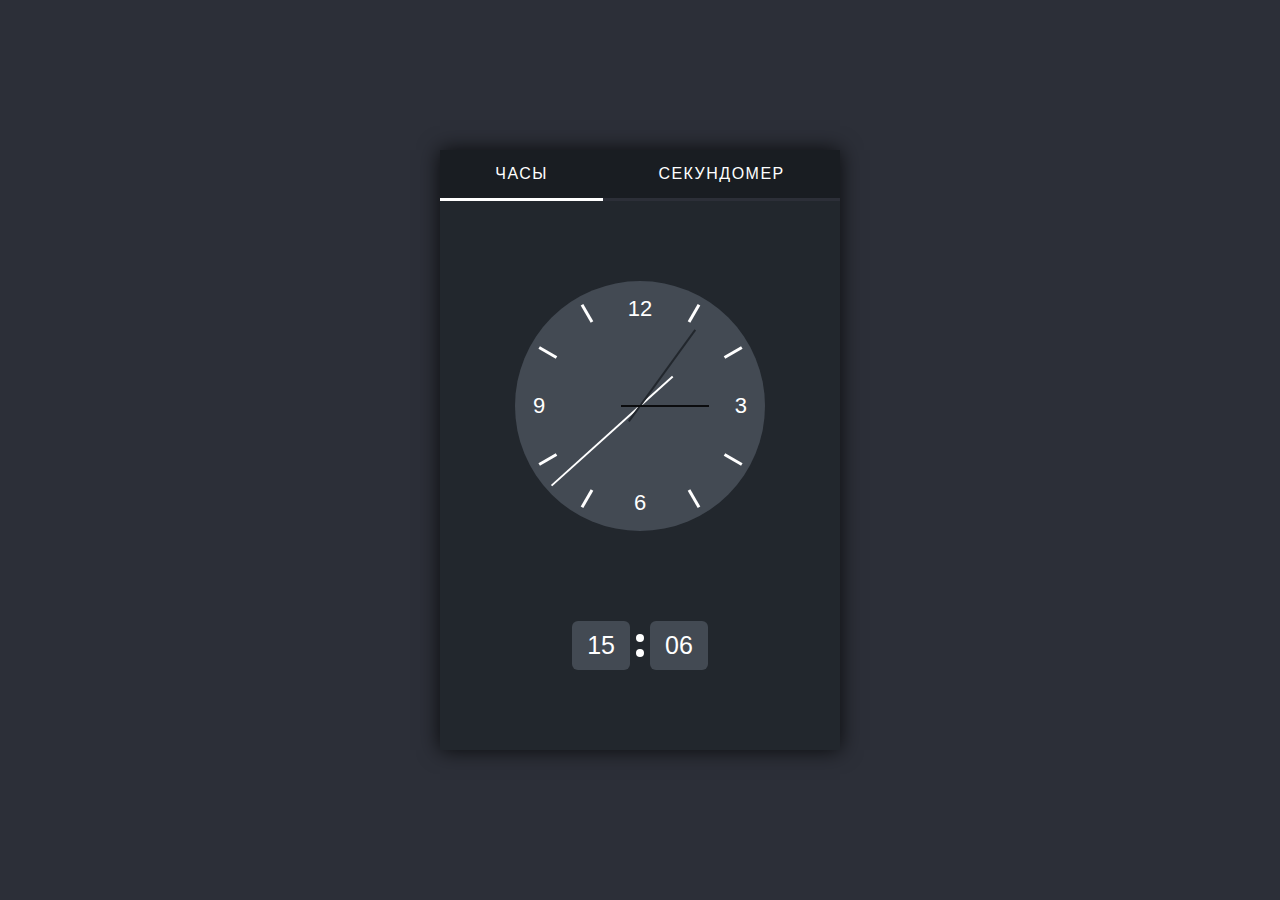
<file: ls37/index.html>
<!DOCTYPE html>
<html lang="en">
  <head>
    <meta charset="UTF-8" />
    <meta name="viewport" content="width=device-width, initial-scale=1.0" />
    <meta http-equiv="X-UA-Compatible" content="ie=edge" />
    <title>Document</title>
    <link rel="stylesheet" href="style/style.css" />
  </head>

  <body>
    <div class="tabsPanel">
      <!-- Меню табов -->
      <ul class="tabsLinks">
        <li class="tabsItem active"><a href="#" class="tabsLink">Часы</a></li>
        <li class="tabsItem">
          <a href="#" class="tabsLink"
            >Секундомер
            <!-- span для показа запуска секундомера
                    Принимает на себя классы работы:
                    active - Секундомер запущен
                    active_clear - Секундомер остановлен но данные не сброшены
                    -->
            <span class="tabsLink__span"></span>
          </a>
        </li>
      </ul>
      <!-- Все табы -->
      <div class="tabsContent">
        <!-- Стрелочные часы -->
        <div class="clock tabsContentItem active">
          <div class="arrowClock">
            <!-- Часы-->
            <div class="arrowClockNumber">
              <div class="arrowClockNumber__num arrowClockNumber__num_12">
                12
              </div>
              <div class="arrowClockNumber__arr arrowClockNumber__arr_1"></div>
              <div class="arrowClockNumber__arr arrowClockNumber__arr_2"></div>
              <div class="arrowClockNumber__num arrowClockNumber__num_3">3</div>
              <div class="arrowClockNumber__arr arrowClockNumber__arr_4"></div>
              <div class="arrowClockNumber__arr arrowClockNumber__arr_5"></div>
              <div class="arrowClockNumber__num arrowClockNumber__num_6">6</div>
              <div class="arrowClockNumber__arr arrowClockNumber__arr_7"></div>
              <div class="arrowClockNumber__arr arrowClockNumber__arr_8"></div>
              <div class="arrowClockNumber__num arrowClockNumber__num_9">9</div>
              <div class="arrowClockNumber__arr arrowClockNumber__arr_10"></div>
              <div class="arrowClockNumber__arr arrowClockNumber__arr_11"></div>
            </div>

            <!-- Стрелки  -->

            <div class="s"></div>
            <!-- Секундная -->
            <div class="m"></div>
            <!-- Минутная -->
            <div class="h"></div>
            <!-- Часовая -->
          </div>
          <div class="numberClock">
            <!-- Вывод времени в цифрах -->
            <div class="hours">00</div>
            <div class="minutes">00</div>
          </div>
        </div>
        <!-- Секундомер Д/З -->
        <!-- 

            Задание:
                При помощи рекурсии и условий создать секундомер который будет работать без использования new Date()    

             -->
        <div class="stopwatch tabsContentItem">
          <div class="stopwatch__clock">
            <div class="stopwatch__clock-description">
              <!-- Часы -->
              <div class="stopwatch__hours">0</div>
              Час.
            </div>
            <div class="stopwatch__clock-description">
              <!-- Минуты -->
              <div class="stopwatch__minutes">0</div>
              Мин.
            </div>
            <div class="stopwatch__clock-description">
              <!-- Секунды -->
              <div class="stopwatch__seconds">0</div>
              Сек.
            </div>
          </div>
          <!-- Кнопка запуска секундомера -->
          <button class="stopwatch__btn default">start</button>
        </div>
      </div>
    </div>

    <script src="js/script.js"></script>
  </body>
</html>
</file>
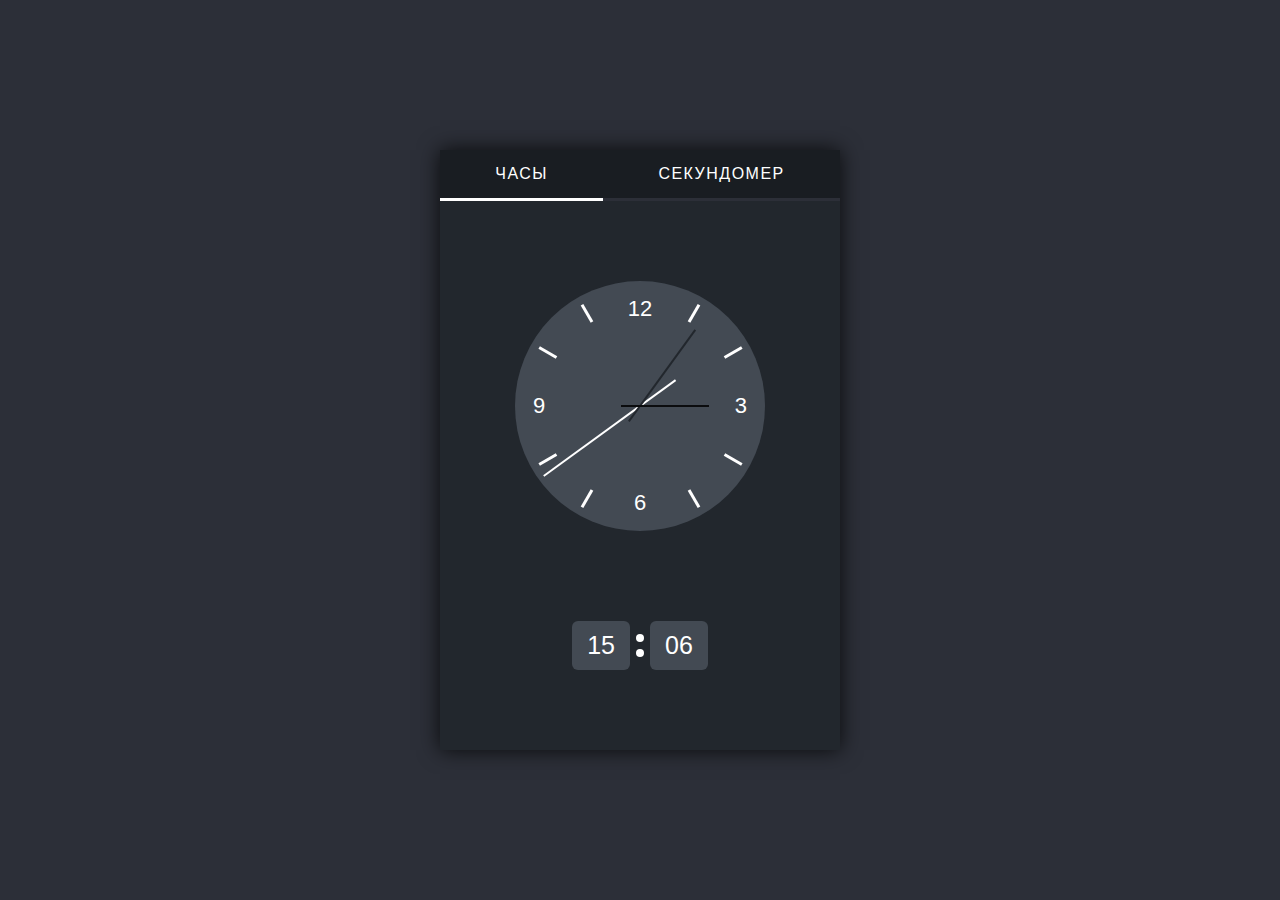
<file: ls38/index.html>
<!DOCTYPE html>
<html lang="en">
  <head>
    <meta charset="UTF-8" />
    <meta name="viewport" content="width=device-width, initial-scale=1.0" />
    <meta http-equiv="X-UA-Compatible" content="ie=edge" />
    <title>Document</title>
    <link rel="stylesheet" href="style/style.css" />
  </head>

  <body>
    <div class="tabsPanel">
      <!-- Меню табов -->
      <ul class="tabsLinks">
        <li class="tabsItem active"><a href="#" class="tabsLink">Часы</a></li>
        <li class="tabsItem">
          <a href="#" class="tabsLink"
            >Секундомер
            <!-- span для показа запуска секундомера
                    Принимает на себя классы работы:
                    active - Секундомер запущен
                    active_clear - Секундомер остановлен но данные не сброшены
                    -->
            <span class="tabsLink__span"></span>
          </a>
        </li>
      </ul>
      <!-- Все табы -->
      <div class="tabsContent">
        <!-- Стрелочные часы -->
        <div class="clock tabsContentItem active">
          <div class="arrowClock">
            <!-- Часы-->
            <div class="arrowClockNumber">
              <div class="arrowClockNumber__num arrowClockNumber__num_12">
                12
              </div>
              <div class="arrowClockNumber__arr arrowClockNumber__arr_1"></div>
              <div class="arrowClockNumber__arr arrowClockNumber__arr_2"></div>
              <div class="arrowClockNumber__num arrowClockNumber__num_3">3</div>
              <div class="arrowClockNumber__arr arrowClockNumber__arr_4"></div>
              <div class="arrowClockNumber__arr arrowClockNumber__arr_5"></div>
              <div class="arrowClockNumber__num arrowClockNumber__num_6">6</div>
              <div class="arrowClockNumber__arr arrowClockNumber__arr_7"></div>
              <div class="arrowClockNumber__arr arrowClockNumber__arr_8"></div>
              <div class="arrowClockNumber__num arrowClockNumber__num_9">9</div>
              <div class="arrowClockNumber__arr arrowClockNumber__arr_10"></div>
              <div class="arrowClockNumber__arr arrowClockNumber__arr_11"></div>
            </div>

            <!-- Стрелки  -->

            <div class="s"></div>
            <!-- Секундная -->
            <div class="m"></div>
            <!-- Минутная -->
            <div class="h"></div>
            <!-- Часовая -->
          </div>
          <div class="numberClock">
            <!-- Вывод времени в цифрах -->
            <div class="hours">00</div>
            <div class="minutes">00</div>
          </div>
        </div>
        <!-- Секундомер Д/З -->
        <!-- 

            Задание:
                При помощи рекурсии и условий создать секундомер который будет работать без использования new Date()    

             -->
        <div class="stopwatch tabsContentItem">
          <div class="stopwatch__clock">
            <div class="stopwatch__clock-description">
              <!-- Часы -->
              <div class="stopwatch__hours">0</div>
              Час.
            </div>
            <div class="stopwatch__clock-description">
              <!-- Минуты -->
              <div class="stopwatch__minutes">0</div>
              Мин.
            </div>
            <div class="stopwatch__clock-description">
              <!-- Секунды -->
              <div class="stopwatch__seconds">0</div>
              Сек.
            </div>
          </div>
          <!-- Кнопки запуска секундомера -->
          <div class="btnsContent">
            <button class="stopwatch__btn default">start</button>
            <button class="stopwatch__btn-continue">continue</button>
          </div>
        </div>
      </div>
    </div>

    <script src="js/script.js"></script>
  </body>
</html>
</file>
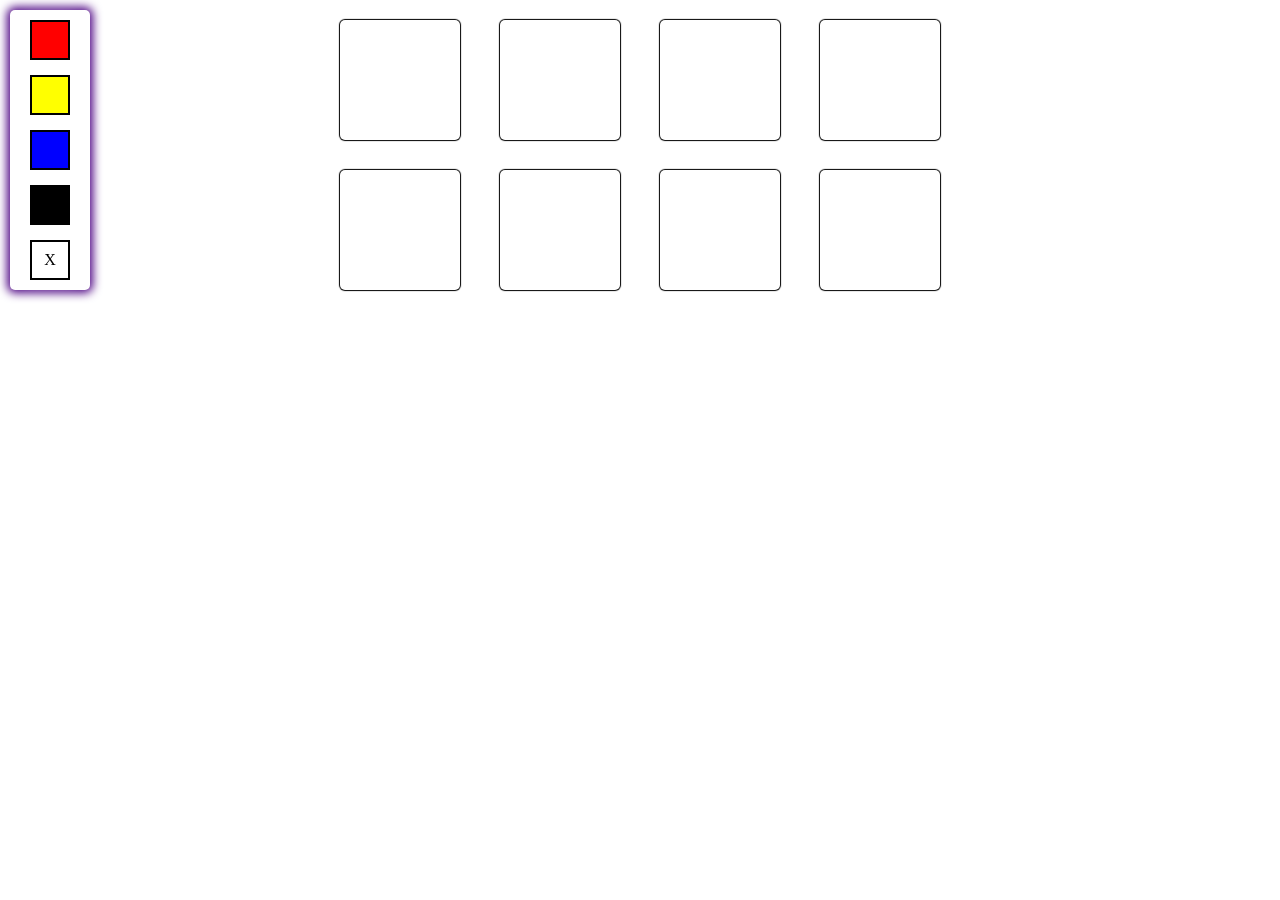
<file: ls36/color/index.html>
<!DOCTYPE html>
<html lang="en">
  <head>
    <meta charset="UTF-8" />
    <meta name="viewport" content="width=device-width, initial-scale=1.0" />
    <title>Document</title>
    <link rel="stylesheet" href="./styles.css" />
  </head>
  <body id="body">
    <div class="sidebar">
      <div class="square" data-bg="red"></div>
      <div class="square" data-bg="yellow"></div>
      <div class="square" data-bg="blue"></div>
      <div class="square" data-bg="black"></div>
      <div class="square">X</div>
    </div>

    <div class="box">
      <div class="item"></div>
      <div class="item"></div>
      <div class="item"></div>
      <div class="item"></div>
      <div class="item"></div>
      <div class="item"></div>
      <div class="item"></div>
      <div class="item"></div>
    </div>

    <script src="./script.js"></script>
  </body>
</html>
</file>
<file: ls37/style/style.css>
*{
    margin: 0;
    padding: 0;
    box-sizing: border-box;
    list-style: none;
    text-decoration: none;
}
body {
    background: #2c2f38;
    display: flex;
    justify-content: center;
    align-items: center;
    min-height: 100vh;
    font-family: Arial, Helvetica, sans-serif;
}
.tabsPanel {
    width: 400px;
    height: 600px;
    box-shadow: 0 0 20px 0 rgba(0,0,0,0.8);
    display: flex;
    flex-direction: column;
    margin: 20px 0;
    background: #22272d;
}
.tabsLinks {
    display: flex;
    background: #191d22;
}
.tabsItem {
    flex-grow: 1;
    display: flex;
}
.tabsLink {
    padding: 15px;
    flex-grow: 1;
    display: flex;
    justify-content: center;
    color: #fff;
    text-transform: uppercase;
    letter-spacing: 1.5px;
    border-bottom: 3px solid #2c2f38;
    position: relative;
}
.tabsItem.active .tabsLink {
    border-bottom-color: #fff;
}
.tabsContent {
    flex-grow: 1;
    position: relative;
}
.clock, .stopwatch {
    width: 100%;
    height: 100%;
    display: flex;
    justify-content: center;
    align-items: center;
    flex-direction: column;
    padding: 20px 0;
}
.tabsContentItem {
    z-index: 0;
    opacity: 0;
    transition: 0.5s;
    position: absolute;
    top: 0;
}
.tabsContentItem.active {
    z-index: 1;
    opacity: 1;
}
.tabsLink__span {
    display: none;
    width: 10px;
    height: 10px;
    border-radius: 50%;
    background: #fff;
    right: 10px;
    position: absolute;
    transition: 0.5s;
}
.tabsLink__span.active {
    display: block;
}
.tabsLink__span.active_clear {
    display: block;
    background: red;
}
.arrowClock {
    --position: 15px;
    width: 250px;
    height: 250px;
    background: #434a53;
    border-radius: 50%;
    margin-bottom: 90px;
    position: relative;
    display: flex;
    justify-content: center;
    align-items: center;
}
.h {
    width: 2px;
    height: 100%;
    position: absolute;
}
.h::before {
    content: '';
    position: absolute;
    width: 100%;
    height: 35%;
    background: #0b0c0e;
    top: calc(55% - 35% + 6px);
}
.m {
    width: 2px;
    height: 100%;
    position: absolute;
}
.m::before {
    content: '';
    position: absolute;
    width: 100%;
    height: 45%;
    background: #22272d;
    top: calc(10% + 6px);
}
.s {
    width: 2px;
    height: 100%;
    position: absolute;
}
.s::before {
    content: '';
    position: absolute;
    width: 100%;
    height: 65%;
    background: #fff;
    top: 6px;
}
.arrowClockNumber {
    width: 100%;
    height: 100%;
    display: flex;
    justify-content: center;
    align-items: center;
    position: absolute;
}
.arrowClockNumber__num {
    color: #fff;
    font-size: 22px;
    position: absolute;
}
.arrowClockNumber__num_12 {
    top: var(--position);
}
.arrowClockNumber__arr {
    position: absolute;
    width: 3px;
    height: 100%;
}
.arrowClockNumber__arr::before {
    content: '';
    display: block;
    height: 20px;
    background: #fff;
    width: 100%;
    margin-top: 8px;
}
.arrowClockNumber__arr_1 {
    transform: rotate(30deg);
}
.arrowClockNumber__arr_2 {
    transform: rotate(60deg);
}
.arrowClockNumber__arr_4 {
    transform: rotate(120deg);
}
.arrowClockNumber__arr_5 {
    transform: rotate(150deg);
}
.arrowClockNumber__arr_7 {
    transform: rotate(210deg);
}
.arrowClockNumber__arr_8 {
    transform: rotate(240deg);
}
.arrowClockNumber__arr_10 {
    transform: rotate(300deg);
}
.arrowClockNumber__arr_11 {
    transform: rotate(330deg);
}
.arrowClockNumber__num_3 {
    right: calc(var(--position) + 3px);
}
.arrowClockNumber__num_6 {
    bottom: var(--position);
}
.arrowClockNumber__num_9 {
    left: calc(var(--position) + 3px);
}

.numberClock {
    display: flex;
    justify-content: center;
    align-items: center;
    position: relative;
}
.numberClock::before, .numberClock::after {
    content: '';
    width: 8px;
    height: 8px;
    border-radius: 50%;
    background: #fff;
    display: block;
    position: absolute;
    animation: opacity 1s infinite;
}
.numberClock::before {
    top: 13px
}
.numberClock::after {
    bottom: 13px;
}
.hours, .minutes, .stopwatch__hours, .stopwatch__minutes, .stopwatch__seconds {
    padding: 10px 15px;
    background: #434a53;
    color: #fff;
    font-size: 25px;
    margin: 0 10px;
    border-radius: 6px;
}
.stopwatch__hours, .stopwatch__minutes, .stopwatch__seconds {
    width: 58px;
    text-align: center;
    margin: 0 0 10px;
}
.stopwatch__clock-description {
    padding: 5px 5px 10px;  
    text-align: center;
    color: #fff;
    background: #191d22;
    border-radius: 6px;
    text-transform: uppercase;
    margin: 0 5px;
}
.stopwatch__clock {
    display: flex;
    margin-bottom: 50px;
}
.stopwatch__btn {
    padding: 10px 15px;
    background: #fff;
    border-radius: 30px;
    border: none;
    font-size: 18px;
    text-transform: uppercase;
    color: #191d22;
    cursor: pointer;
    outline: none;
}

/* Добавляем keyframe на уроке*/

@keyframes opacity {
    0% {
        opacity: 1;
    }
    50% {
        opacity: 0;
    }
    100% {
        opacity: 1;
    }
}
</file>
<file: ls38/style/style.css>
* {
  margin: 0;
  padding: 0;
  box-sizing: border-box;
  list-style: none;
  text-decoration: none;
}
body {
  background: #2c2f38;
  display: flex;
  justify-content: center;
  align-items: center;
  min-height: 100vh;
  font-family: Arial, Helvetica, sans-serif;
}
.tabsPanel {
  width: 400px;
  height: 600px;
  box-shadow: 0 0 20px 0 rgba(0, 0, 0, 0.8);
  display: flex;
  flex-direction: column;
  margin: 20px 0;
  background: #22272d;
}
.tabsLinks {
  display: flex;
  background: #191d22;
}
.tabsItem {
  flex-grow: 1;
  display: flex;
}
.tabsLink {
  padding: 15px;
  flex-grow: 1;
  display: flex;
  justify-content: center;
  color: #fff;
  text-transform: uppercase;
  letter-spacing: 1.5px;
  border-bottom: 3px solid #2c2f38;
  position: relative;
}
.tabsItem.active .tabsLink {
  border-bottom-color: #fff;
}
.tabsContent {
  flex-grow: 1;
  position: relative;
}
.clock,
.stopwatch {
  width: 100%;
  height: 100%;
  display: flex;
  justify-content: center;
  align-items: center;
  flex-direction: column;
  padding: 20px 0;
}
.tabsContentItem {
  z-index: 0;
  opacity: 0;
  transition: 0.5s;
  position: absolute;
  top: 0;
}
.tabsContentItem.active {
  z-index: 1;
  opacity: 1;
}
.tabsLink__span {
  display: none;
  width: 10px;
  height: 10px;
  border-radius: 50%;
  background: #fff;
  right: 10px;
  position: absolute;
  transition: 0.5s;
}
.tabsLink__span.active {
  display: block;
}
.tabsLink__span.active_clear {
  display: block;
  background: red;
}
.arrowClock {
  --position: 15px;
  width: 250px;
  height: 250px;
  background: #434a53;
  border-radius: 50%;
  margin-bottom: 90px;
  position: relative;
  display: flex;
  justify-content: center;
  align-items: center;
}
.h {
  width: 2px;
  height: 100%;
  position: absolute;
}
.h::before {
  content: "";
  position: absolute;
  width: 100%;
  height: 35%;
  background: #0b0c0e;
  top: calc(55% - 35% + 6px);
}
.m {
  width: 2px;
  height: 100%;
  position: absolute;
}
.m::before {
  content: "";
  position: absolute;
  width: 100%;
  height: 45%;
  background: #22272d;
  top: calc(10% + 6px);
}
.s {
  width: 2px;
  height: 100%;
  position: absolute;
}
.s::before {
  content: "";
  position: absolute;
  width: 100%;
  height: 65%;
  background: #fff;
  top: 6px;
}
.arrowClockNumber {
  width: 100%;
  height: 100%;
  display: flex;
  justify-content: center;
  align-items: center;
  position: absolute;
}
.arrowClockNumber__num {
  color: #fff;
  font-size: 22px;
  position: absolute;
}
.arrowClockNumber__num_12 {
  top: var(--position);
}
.arrowClockNumber__arr {
  position: absolute;
  width: 3px;
  height: 100%;
}
.arrowClockNumber__arr::before {
  content: "";
  display: block;
  height: 20px;
  background: #fff;
  width: 100%;
  margin-top: 8px;
}
.arrowClockNumber__arr_1 {
  transform: rotate(30deg);
}
.arrowClockNumber__arr_2 {
  transform: rotate(60deg);
}
.arrowClockNumber__arr_4 {
  transform: rotate(120deg);
}
.arrowClockNumber__arr_5 {
  transform: rotate(150deg);
}
.arrowClockNumber__arr_7 {
  transform: rotate(210deg);
}
.arrowClockNumber__arr_8 {
  transform: rotate(240deg);
}
.arrowClockNumber__arr_10 {
  transform: rotate(300deg);
}
.arrowClockNumber__arr_11 {
  transform: rotate(330deg);
}
.arrowClockNumber__num_3 {
  right: calc(var(--position) + 3px);
}
.arrowClockNumber__num_6 {
  bottom: var(--position);
}
.arrowClockNumber__num_9 {
  left: calc(var(--position) + 3px);
}

.numberClock {
  display: flex;
  justify-content: center;
  align-items: center;
  position: relative;
}
.numberClock::before,
.numberClock::after {
  content: "";
  width: 8px;
  height: 8px;
  border-radius: 50%;
  background: #fff;
  display: block;
  position: absolute;
  animation: opacity 1s infinite;
}
.numberClock::before {
  top: 13px;
}
.numberClock::after {
  bottom: 13px;
}
.hours,
.minutes,
.stopwatch__hours,
.stopwatch__minutes,
.stopwatch__seconds {
  padding: 10px 15px;
  background: #434a53;
  color: #fff;
  font-size: 25px;
  margin: 0 10px;
  border-radius: 6px;
}
.stopwatch__hours,
.stopwatch__minutes,
.stopwatch__seconds {
  width: 58px;
  text-align: center;
  margin: 0 0 10px;
}
.stopwatch__clock-description {
  padding: 5px 5px 10px;
  text-align: center;
  color: #fff;
  background: #191d22;
  border-radius: 6px;
  text-transform: uppercase;
  margin: 0 5px;
}
.stopwatch__clock {
  display: flex;
  margin-bottom: 50px;
}
.btnsContent {
  position: relative;
}
.stopwatch__btn,
.stopwatch__btn-continue {
  padding: 10px 15px;
  background: #fff;
  border-radius: 30px;
  border: none;
  font-size: 18px;
  text-transform: uppercase;
  color: #191d22;
  cursor: pointer;
  outline: none;
  position: relative;
}
.stopwatch__btn-continue {
  display: none;
  position: absolute;
  right: -130px;
  top: 0;
}

/* Добавляем keyframe на уроке*/

@keyframes opacity {
  0% {
    opacity: 1;
  }
  50% {
    opacity: 0;
  }
  100% {
    opacity: 1;
  }
}
</file>
<file: ls36/color/styles.css>
* {
  margin: 0;
  padding: 0;
  box-sizing: border-box;
}

body {
  transition: 0.3s;
}

.sidebar {
  position: fixed;
  width: 80px;
  padding: 10px;
  top: 0;
  left: 0;
  margin: 10px;
  box-shadow: 0 0 10px 3px indigo;
  border-radius: 5px;
  background: white;
  display: grid;
  place-items: center;
  gap: 15px;
}

.square {
  width: 40px;
  height: 40px;
  display: grid;
  place-items: center;
  box-shadow: 0 0 10px 3px white;
  border: 2px solid black;
}

.box {
  width: 600px;
  display: flex;
  margin: 20px auto;
  flex-wrap: wrap;
  justify-content: space-between;
  gap: 30px;
}

.item {
  width: 120px;
  height: 120px;
  box-shadow: 0 0 1px 1px black;
  border-radius: 5px;
}
</file>
